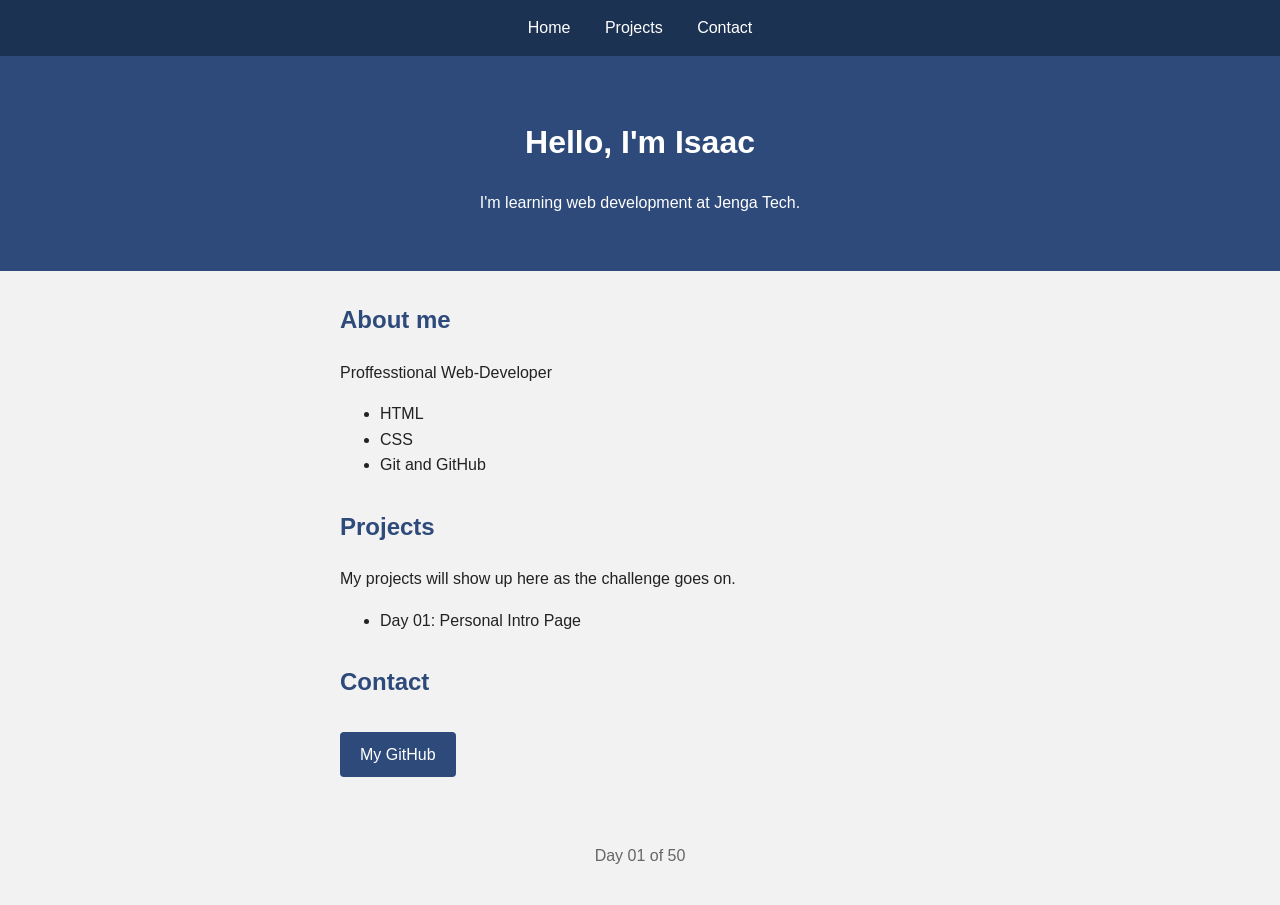
<file: day01/index.html>
<!DOCTYPE html>
<html lang="en">
<head>
  <meta charset="UTF-8">
  <meta name="viewport" content="width=device-width, initial-scale=1.0">
  <title>Day 01 - My First Page</title>
  <link rel="stylesheet" href="style.css">
</head>
<body>

  <nav>
    <a href="#home">Home</a>
    <a href="#projects">Projects</a>
    <a href="#contact">Contact</a>
  </nav>

  <header id="home">
    <h1>Hello, I'm Isaac</h1>
    <p>I'm learning web development at Jenga Tech.</p>
  </header>

  <main>
    <section>
      <h2>About me</h2>
      <p>
        Proffesstional Web-Developer 
      </p>
      <ul>
        <li>HTML</li>
        <li>CSS</li>
        <li>Git and GitHub</li>
      </ul>
    </section>

    <section id="projects">
      <h2>Projects</h2>
      <p>My projects will show up here as the challenge goes on.</p>
      <ul>
        <li>Day 01: Personal Intro Page</li>
      </ul>
    </section>

    <section id="contact">
      <h2>Contact</h2>
      <a class="btn" href="https://github.com/isaacchigo27-svg">My GitHub</a>
    </section>
  </main>

  <footer>
    <p>Day 01 of 50</p>
  </footer>

</body>
</html>
</file>
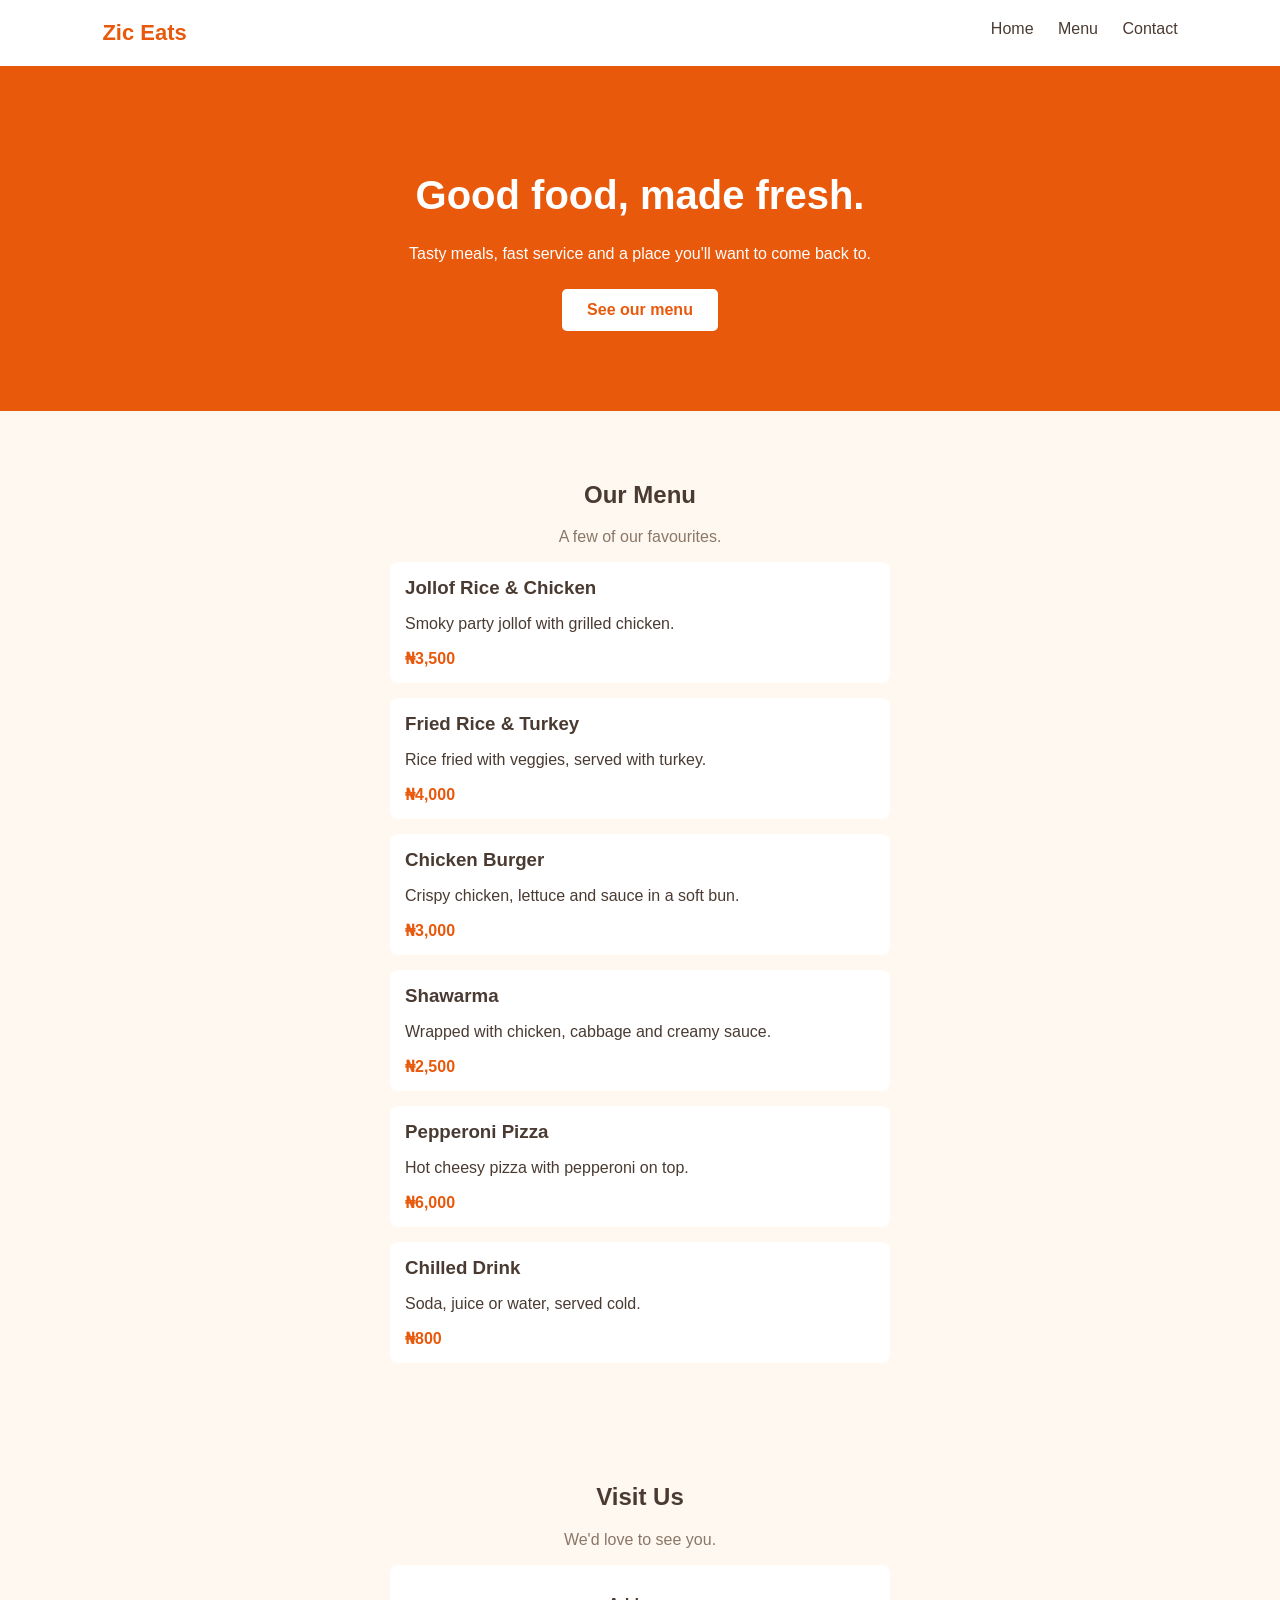
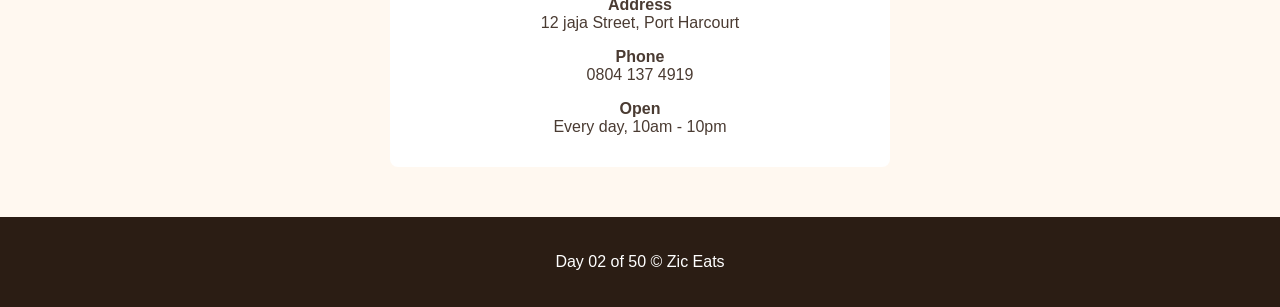
<file: day02/index.html>
<!DOCTYPE html>
<html lang="en">
<head>
  <meta charset="UTF-8">
  <meta name="viewport" content="width=device-width, initial-scale=1.0">
  <title>Zic Eats</title>
  <link rel="stylesheet" href="style.css">
</head>
<body>

  <nav>
    <span class="logo">Zic Eats</span>
    <div class="links">
      <a href="#home">Home</a>
      <a href="#menu">Menu</a>
      <a href="#contact">Contact</a>
    </div>
  </nav>

  <header id="home">
    <h1>Good food, made fresh.</h1>
    <p>Tasty meals, fast service and a place you'll want to come back to.</p>
    <a class="btn" href="#menu">See our menu</a>
  </header>

  <section id="menu">
    <h2>Our Menu</h2>
    <p class="sub">A few of our favourites.</p>

    <div class="menu">
      <div class="item">
        <h3>Jollof Rice &amp; Chicken</h3>
        <p>Smoky party jollof with grilled chicken.</p>
        <span class="price">₦3,500</span>
      </div>
      <div class="item">
        <h3>Fried Rice &amp; Turkey</h3>
        <p>Rice fried with veggies, served with turkey.</p>
        <span class="price">₦4,000</span>
      </div>
      <div class="item">
        <h3>Chicken Burger</h3>
        <p>Crispy chicken, lettuce and sauce in a soft bun.</p>
        <span class="price">₦3,000</span>
      </div>
      <div class="item">
        <h3>Shawarma</h3>
        <p>Wrapped with chicken, cabbage and creamy sauce.</p>
        <span class="price">₦2,500</span>
      </div>
      <div class="item">
        <h3>Pepperoni Pizza</h3>
        <p>Hot cheesy pizza with pepperoni on top.</p>
        <span class="price">₦6,000</span>
      </div>
      <div class="item">
        <h3>Chilled Drink</h3>
        <p>Soda, juice or water, served cold.</p>
        <span class="price">₦800</span>
      </div>
    </div>
  </section>

  <section id="contact">
    <h2>Visit Us</h2>
    <p class="sub">We'd love to see you.</p>

    <div class="contact-box">
      <p><strong>Address</strong><br>12 jaja Street, Port Harcourt</p>
      <p><strong>Phone</strong><br>0804 137 4919</p>
      <p><strong>Open</strong><br>Every day, 10am - 10pm</p>
    </div>
  </section>

  <footer>
    <p>Day 02 of 50 &copy; Zic Eats</p>
  </footer>

</body>
</html>
</file>
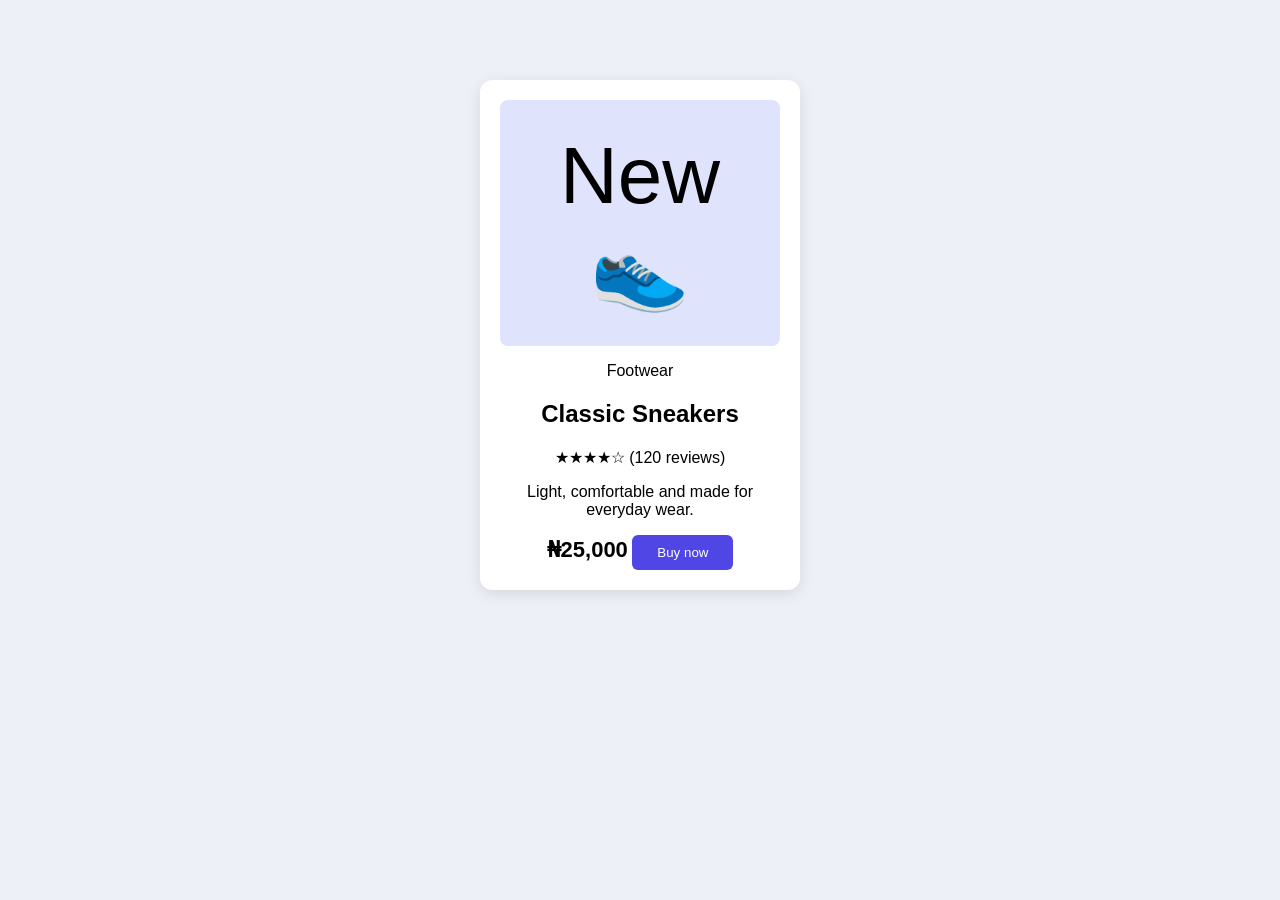
<file: day03/index.html>
<!DOCTYPE html>
<html lang="en">
<head>
  <meta charset="UTF-8">
  <meta name="viewport" content="width=device-width, initial-scale=1.0">
  <title>Product Card</title>
  <link rel="stylesheet" href="style.css">
</head>
<body>

  <div class="card">
    <div class="image">
      <span class="badge">New</span>
      <span class="emoji">👟</span>
    </div>

    <div class="info">
      <p class="category">Footwear</p>
      <h2>Classic Sneakers</h2>
      <p class="rating">★★★★☆ <span>(120 reviews)</span></p>
      <p class="description">Light, comfortable and made for everyday wear.</p>

      <div class="bottom">
        <span class="price">₦25,000</span>
        <button>Buy now</button>
      </div>
    </div>
  </div>

</body>
</html>
</file>
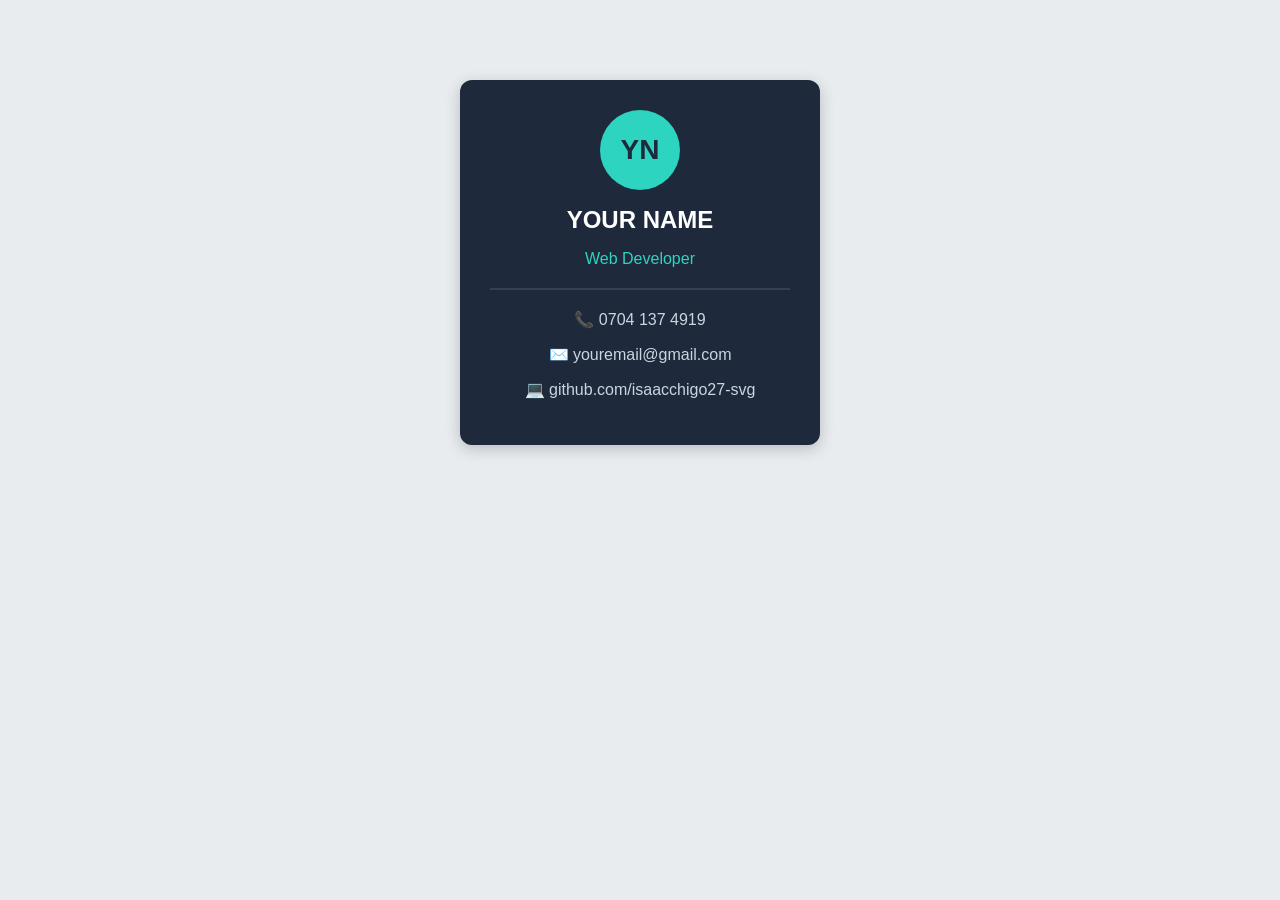
<file: day04/index.html>
<!DOCTYPE html>
<html lang="en">
<head>
  <meta charset="UTF-8">
  <meta name="viewport" content="width=device-width, initial-scale=1.0">
  <title>Business Card</title>
  <link rel="stylesheet" href="style.css">
</head>
<body>

  <div class="card">
    <div class="initials">YN</div>
    <h1>YOUR NAME</h1>
    <p class="job">Web Developer</p>

    <hr>

    <p>📞 0704 137 4919</p>
    <p>✉️ youremail@gmail.com</p>
    <p>💻 github.com/isaacchigo27-svg</p>
  </div>

</body>
</html>
</file>
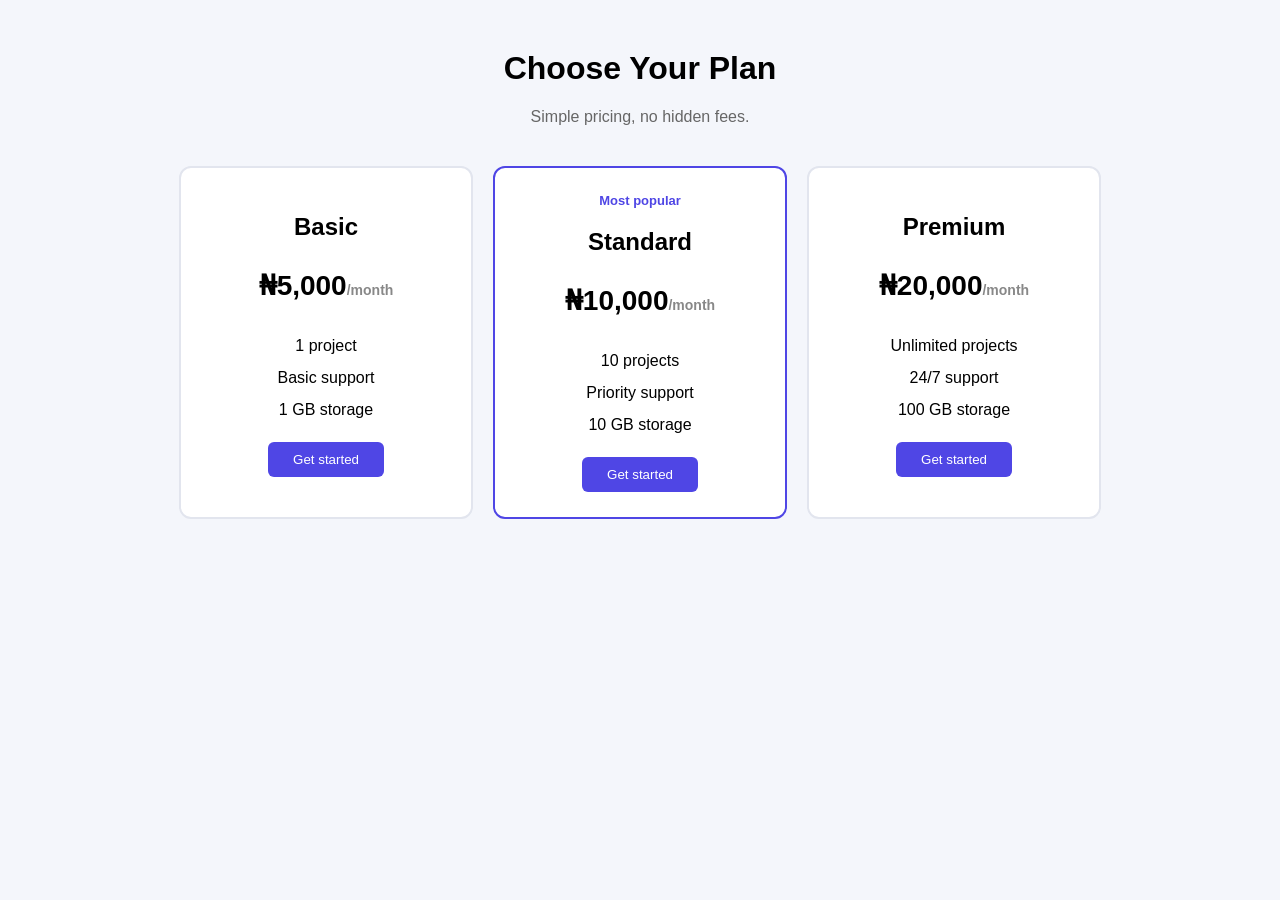
<file: day05/index.html>
<!DOCTYPE html>
<html lang="en">
<head>
  <meta charset="UTF-8">
  <meta name="viewport" content="width=device-width, initial-scale=1.0">
  <title>Pricing</title>
  <link rel="stylesheet" href="style.css">
</head>
<body>

  <h1>Choose Your Plan</h1>
  <p class="sub">Simple pricing, no hidden fees.</p>

  <div class="plans">

    <div class="card">
      <h2>Basic</h2>
      <p class="price">₦5,000<span>/month</span></p>
      <ul>
        <li>1 project</li>
        <li>Basic support</li>
        <li>1 GB storage</li>
      </ul>
      <button>Get started</button>
    </div>

    <div class="card popular">
      <p class="tag">Most popular</p>
      <h2>Standard</h2>
      <p class="price">₦10,000<span>/month</span></p>
      <ul>
        <li>10 projects</li>
        <li>Priority support</li>
        <li>10 GB storage</li>
      </ul>
      <button>Get started</button>
    </div>

    <div class="card">
      <h2>Premium</h2>
      <p class="price">₦20,000<span>/month</span></p>
      <ul>
        <li>Unlimited projects</li>
        <li>24/7 support</li>
        <li>100 GB storage</li>
      </ul>
      <button>Get started</button>
    </div>

  </div>

</body>
</html>
</file>
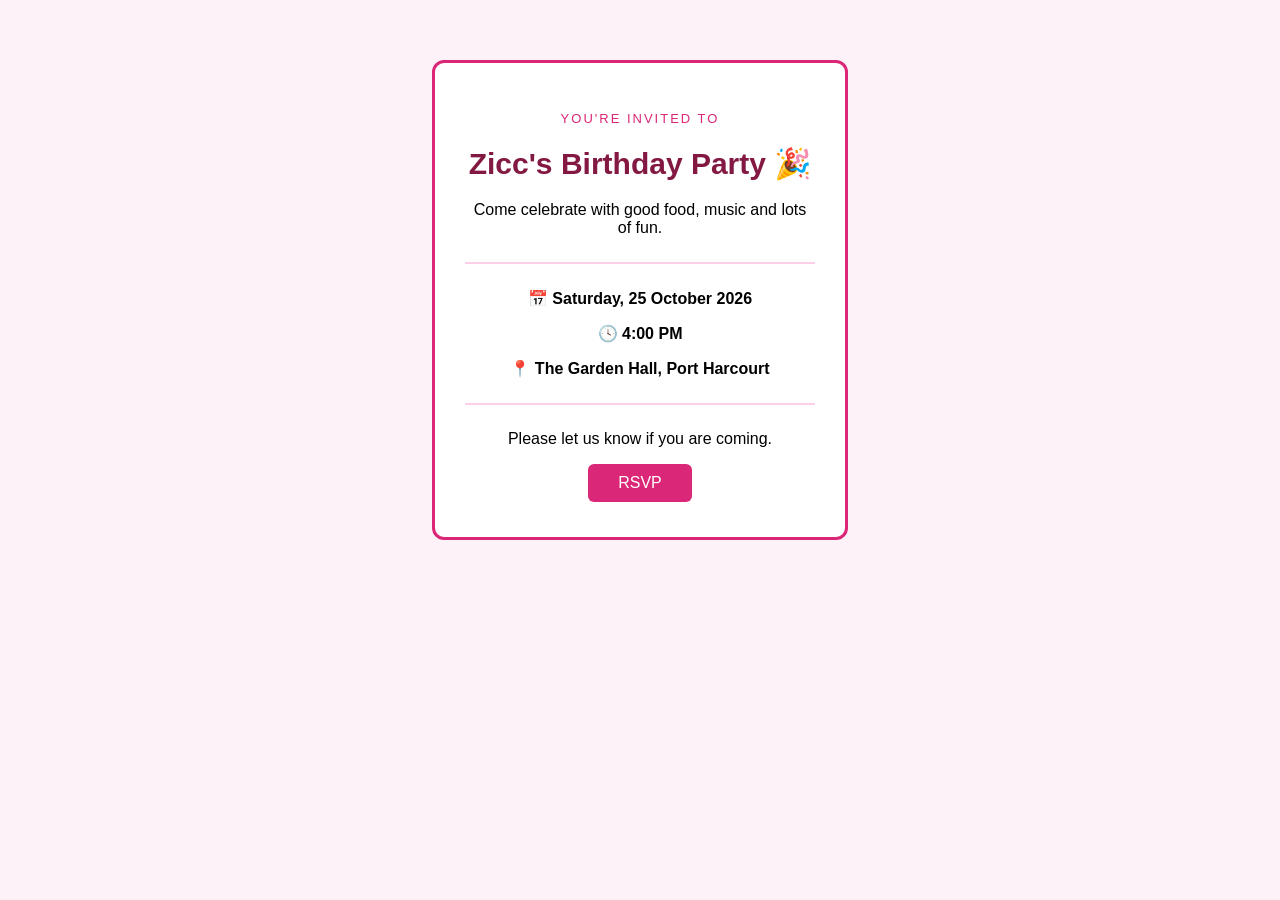
<file: day06/index.html>
<!DOCTYPE html>
<html lang="en">
<head>
  <meta charset="UTF-8">
  <meta name="viewport" content="width=device-width, initial-scale=1.0">
  <title>You're Invited</title>
  <link rel="stylesheet" href="style.css">
</head>
<body>

  <div class="card">
    <p class="small">You're invited to</p>
    <h1>Zicc's Birthday Party 🎉</h1>
    <p>Come celebrate with good food, music and lots of fun.</p>

    <hr>

    <p>📅 <strong>Saturday, 25 October 2026</strong></p>
    <p>🕓 <strong>4:00 PM</strong></p>
    <p>📍 <strong>The Garden Hall, Port Harcourt</strong></p>

    <hr>

    <p>Please let us know if you are coming.</p>
    <a class="btn" href="mailto:__________@gmail.com">RSVP</a>
  </div>

</body>
</html>
</file>
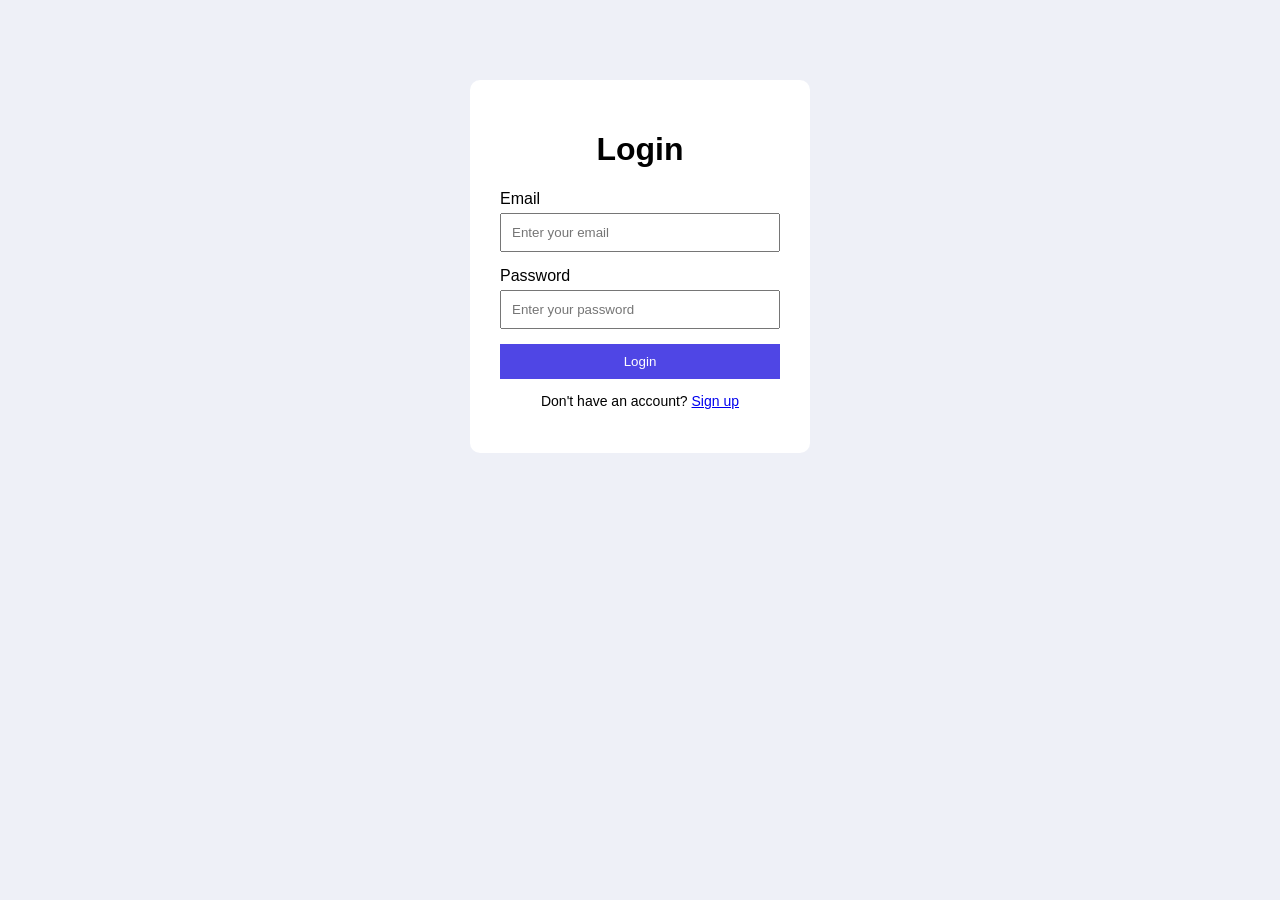
<file: day08/index.html>
<!DOCTYPE html>
<html lang="en">
<head>
  <meta charset="UTF-8">
  <meta name="viewport" content="width=device-width, initial-scale=1.0">
  <title>Login</title>
  <link rel="stylesheet" href="style.css">
</head>
<body>

  <form>
    <h1>Login</h1>

    <label>Email</label>
    <input type="email" placeholder="Enter your email">

    <label>Password</label>
    <input type="password" placeholder="Enter your password">

    <button>Login</button>

    <p>Don't have an account? <a href="#">Sign up</a></p>
  </form>

</body>
</html>
</file>
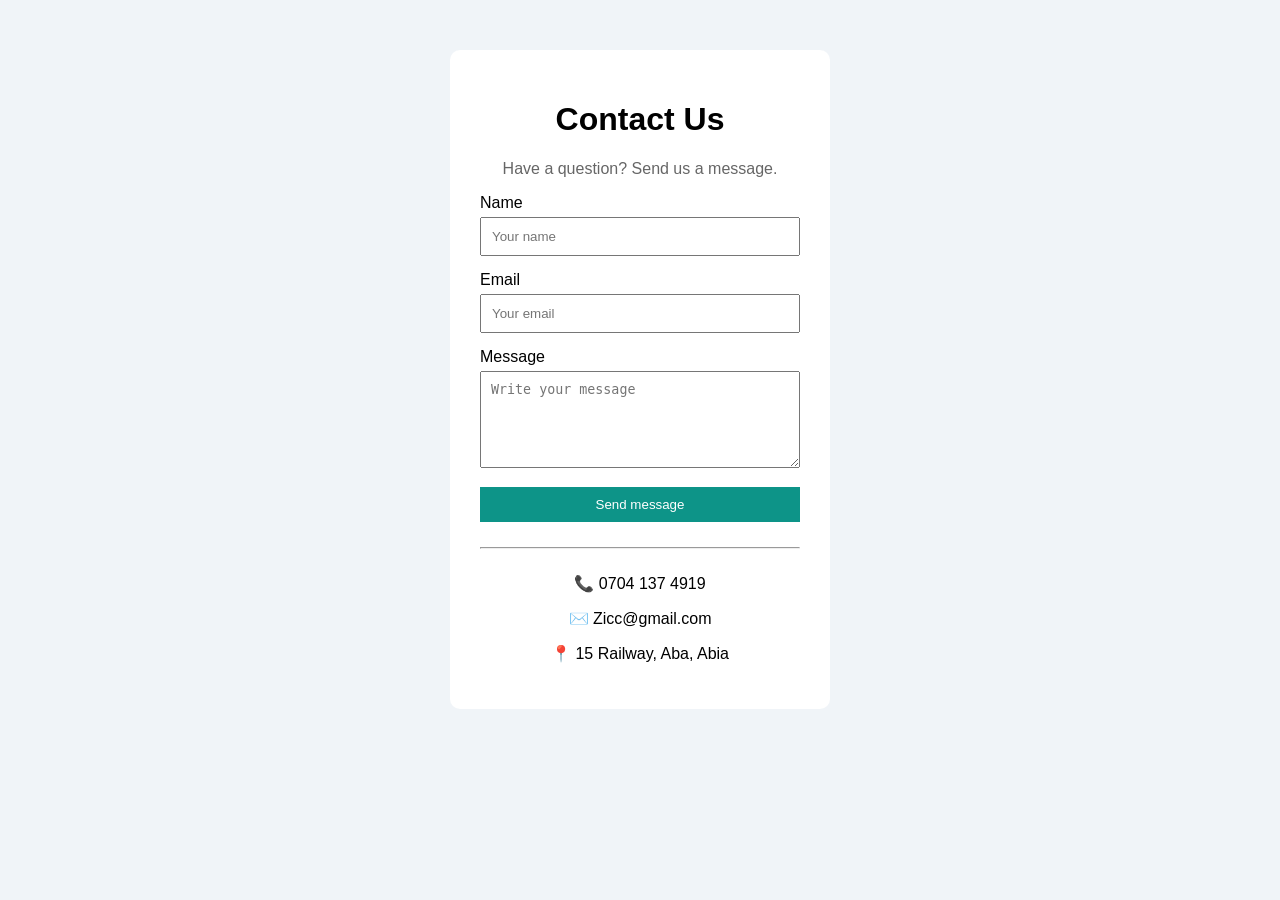
<file: day09/index.html>
<!DOCTYPE html>
<html lang="en">
<head>
  <meta charset="UTF-8">
  <meta name="viewport" content="width=device-width, initial-scale=1.0">
  <title>Contact Us</title>
  <link rel="stylesheet" href="style.css">
</head>
<body>

  <div class="box">
    <h1>Contact Us</h1>
    <p class="sub">Have a question? Send us a message.</p>

    <form>
      <label>Name</label>
      <input type="text" placeholder="Your name">

      <label>Email</label>
      <input type="email" placeholder="Your email">

      <label>Message</label>
      <textarea rows="5" placeholder="Write your message"></textarea>

      <button>Send message</button>
    </form>

    <hr>

    <p>📞 0704 137 4919</p>
    <p>✉️ Zicc@gmail.com</p>
    <p>📍 15 Railway, Aba, Abia</p>
  </div>

</body>
</html>
</file>
<file: day01/style.css>
html {
  scroll-behavior: smooth;
}

body {
  font-family: Arial, sans-serif;
  background-color: #f2f2f2;
  color: #222;
  margin: 0;
  line-height: 1.6;
}

nav {
  background-color: #1c3253;
  text-align: center;
  padding: 15px;
  position: sticky;
  top: 0;
}

nav a {
  color: white;
  text-decoration: none;
  margin: 0 15px;
}

nav a:hover {
  text-decoration: underline;
}

header {
  background-color: #2d4a7a;
  color: white;
  text-align: center;
  padding: 40px 20px;
}

main {
  max-width: 600px;
  margin: 30px auto;
  padding: 0 20px;
}

section {
  margin-bottom: 30px;
}

h2 {
  color: #2d4a7a;
}

.btn {
  display: inline-block;
  margin-top: 10px;
  padding: 10px 20px;
  background-color: #2d4a7a;
  color: white;
  text-decoration: none;
  border-radius: 4px;
}

.btn:hover {
  background-color: #1c3253;
}

footer {
  text-align: center;
  padding: 20px;
  color: #666;
}
</file>
<file: day02/style.css>
body {
  margin: 0;
  font-family: Arial, sans-serif;
  background-color: #fff8f0;
  color: #4a3b32;
}

/* nav bar */
nav {
  display: flex;
  justify-content: space-between;
  padding: 20px 8%;
  background-color: white;
}

.logo {
  color: #e8590c;
  font-size: 22px;
  font-weight: bold;
}

.links a {
  color: #4a3b32;
  text-decoration: none;
  margin-left: 20px;
}

/* hero */
header {
  text-align: center;
  padding: 80px 20px;
  background-color: #e8590c;
  color: white;
}

h1 {
  font-size: 40px;
}

.btn {
  display: inline-block;
  margin-top: 10px;
  padding: 12px 25px;
  background-color: white;
  color: #e8590c;
  font-weight: bold;
  text-decoration: none;
  border-radius: 5px;
}

/* sections */
section {
  max-width: 500px;
  margin: 0 auto;
  padding: 50px 20px;
  text-align: center;
}

.sub {
  color: #8a7767;
}

/* menu cards */
.item {
  background-color: white;
  border-radius: 8px;
  padding: 15px;
  margin-top: 15px;
  text-align: left;
}

.item h3 {
  margin: 0;
}

.price {
  color: #e8590c;
  font-weight: bold;
}

/* contact */
.contact-box {
  background-color: white;
  border-radius: 8px;
  padding: 15px;
}

/* footer */
footer {
  text-align: center;
  padding: 20px;
  background-color: #2b1d14;
  color: white;
}
</file>
<file: day03/style.css>
body {
  font-family: Arial, sans-serif;
  background-color: #eef0f7;
}

.card {
  width: 280px;
  margin: 80px auto;
  padding: 20px;
  text-align: center;
  background-color: white;
  border-radius: 12px;
  box-shadow: 0 4px 15px rgba(0, 0, 0, 0.1);
}

.image {
  font-size: 80px;
  padding: 30px;
  background-color: #dfe3fb;
  border-radius: 8px;
}

.price {
  font-size: 22px;
  font-weight: bold;
}

button {
  padding: 10px 25px;
  border: none;
  border-radius: 6px;
  background-color: #4f46e5;
  color: white;
  cursor: pointer;
}
</file>
<file: day04/style.css>
body {
  font-family: Arial, sans-serif;
  background-color: #e9ecef;
}

.card {
  width: 300px;
  margin: 80px auto;
  padding: 30px;
  text-align: center;
  color: #cbd5e1;
  background-color: #1e293b;
  border-radius: 12px;
  box-shadow: 0 4px 15px rgba(0, 0, 0, 0.2);
}

.initials {
  width: 80px;
  height: 80px;
  line-height: 80px;
  margin: 0 auto;
  font-size: 28px;
  font-weight: bold;
  color: #1e293b;
  background-color: #2dd4bf;
  border-radius: 50%;
}

h1 {
  color: white;
  font-size: 24px;
  margin-bottom: 0;
}

.job {
  color: #2dd4bf;
}

hr {
  border: 1px solid #334155;
  margin: 20px 0;
}
</file>
<file: day05/style.css>
body {
  font-family: Arial, sans-serif;
  background-color: #f4f6fb;
  text-align: center;
}

h1 {
  margin-top: 50px;
}

.sub {
  color: #666;
}

.plans {
  display: flex;
  flex-wrap: wrap;
  justify-content: center;
  gap: 20px;
  margin: 40px 20px;
}

.card {
  width: 240px;
  padding: 25px;
  background-color: white;
  border: 2px solid #e2e5ee;
  border-radius: 12px;
}

.popular {
  border-color: #4f46e5;
}

.tag {
  margin: 0;
  color: #4f46e5;
  font-size: 13px;
  font-weight: bold;
}

.price {
  font-size: 28px;
  font-weight: bold;
}

.price span {
  font-size: 14px;
  color: #888;
}

ul {
  list-style: none;
  padding: 0;
  line-height: 2;
}

button {
  padding: 10px 25px;
  border: none;
  border-radius: 6px;
  background-color: #4f46e5;
  color: white;
  cursor: pointer;
}
</file>
<file: day06/style.css>
body {
  font-family: Arial, sans-serif;
  background-color: #fdf2f8;
}

.card {
  width: 350px;
  margin: 60px auto;
  padding: 35px 30px;
  text-align: center;
  background-color: white;
  border: 3px solid #db2777;
  border-radius: 12px;
}

.small {
  color: #db2777;
  letter-spacing: 2px;
  text-transform: uppercase;
  font-size: 13px;
}

h1 {
  font-size: 30px;
  color: #831843;
}

hr {
  border: 1px solid #fbcfe8;
  margin: 25px 0;
}

.btn {
  display: inline-block;
  padding: 10px 30px;
  background-color: #db2777;
  color: white;
  text-decoration: none;
  border-radius: 6px;
}
</file>
<file: day08/style.css>
body {
  font-family: Arial, sans-serif;
  background-color: #eef0f7;
}

form {
  width: 280px;
  margin: 80px auto;
  padding: 30px;
  background-color: white;
  border-radius: 10px;
}

h1 {
  text-align: center;
}

input {
  width: 100%;
  padding: 10px;
  margin: 5px 0 15px;
  box-sizing: border-box;
}

button {
  width: 100%;
  padding: 10px;
  border: none;
  background-color: #4f46e5;
  color: white;
  cursor: pointer;
}

p {
  text-align: center;
  font-size: 14px;
}
</file>
<file: day09/style.css>
body {
  font-family: Arial, sans-serif;
  background-color: #f0f4f8;
}

.box {
  width: 320px;
  margin: 50px auto;
  padding: 30px;
  text-align: center;
  background-color: white;
  border-radius: 10px;
}

.sub {
  color: #666;
}

form {
  text-align: left;
}

input, textarea {
  width: 100%;
  padding: 10px;
  margin: 5px 0 15px;
  box-sizing: border-box;
}

button {
  width: 100%;
  padding: 10px;
  border: none;
  background-color: #0d9488;
  color: white;
  cursor: pointer;
}

hr {
  margin: 25px 0;
}
</file>
